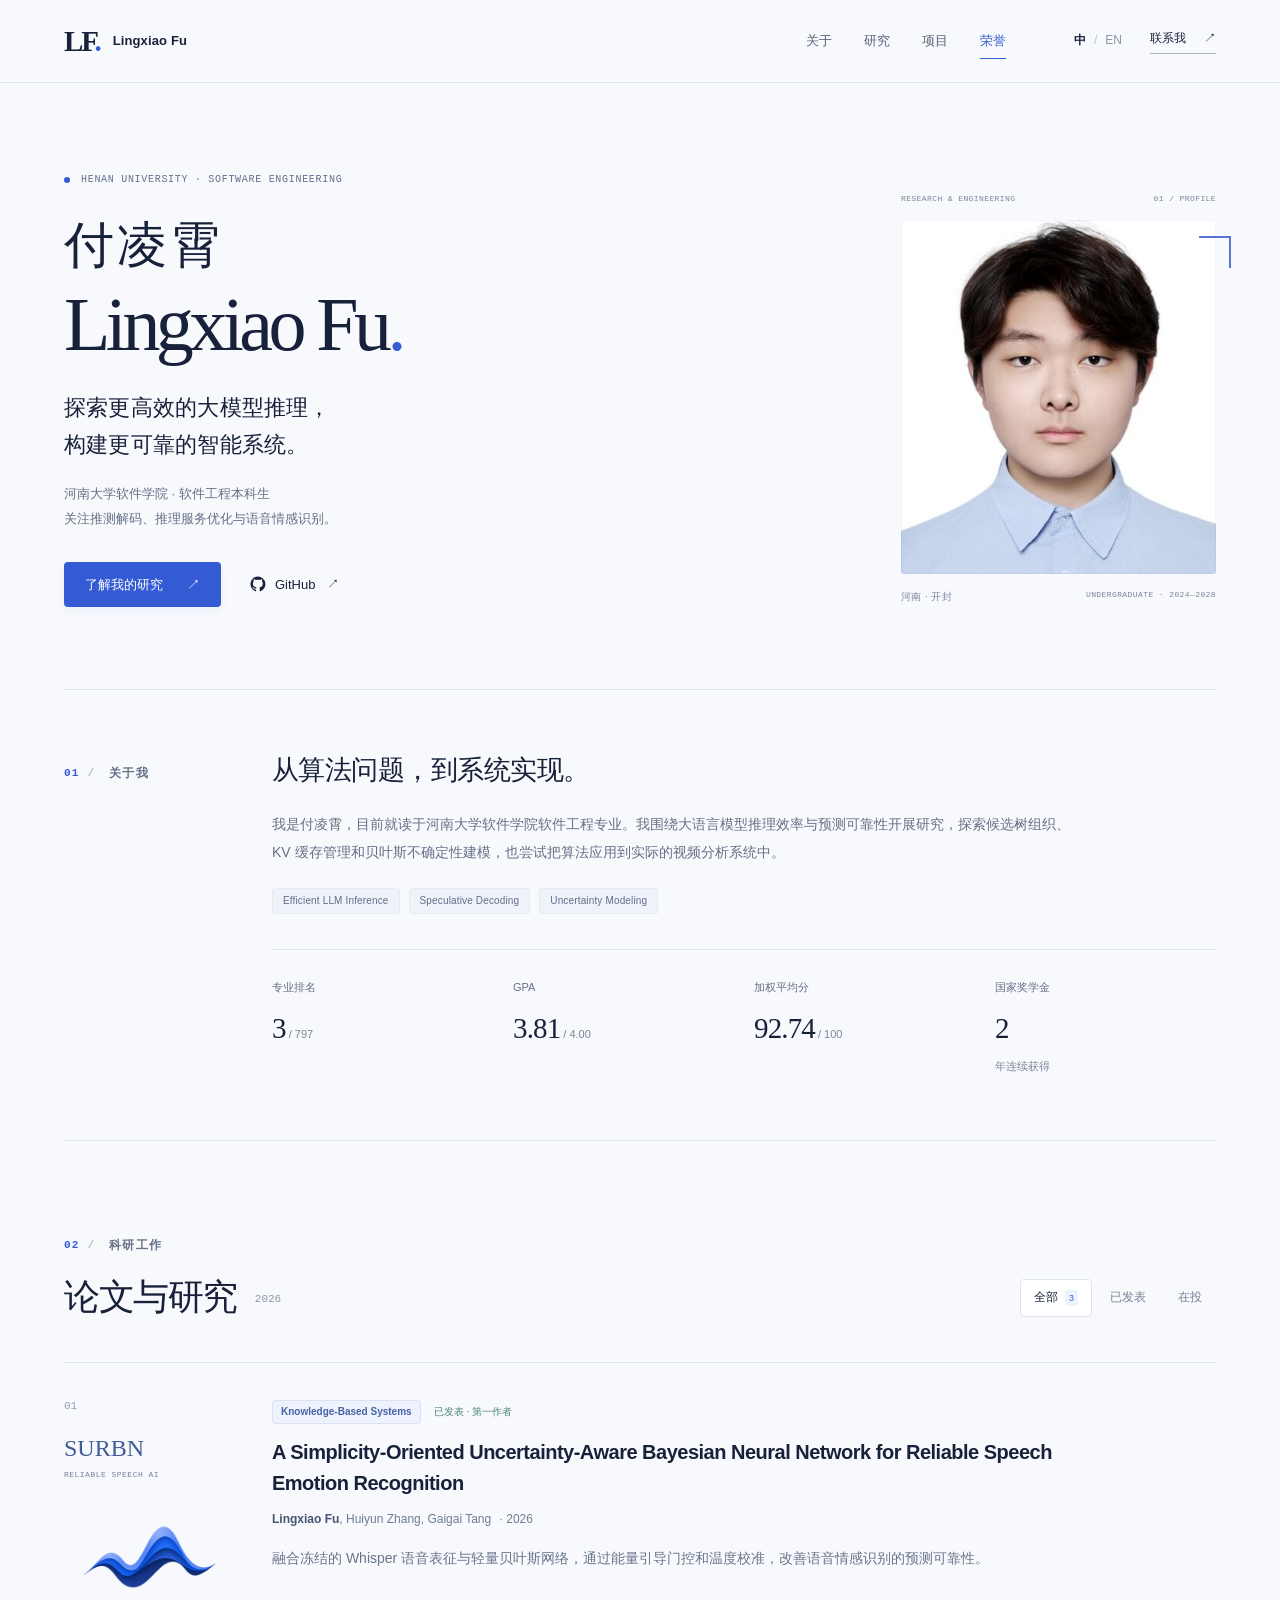
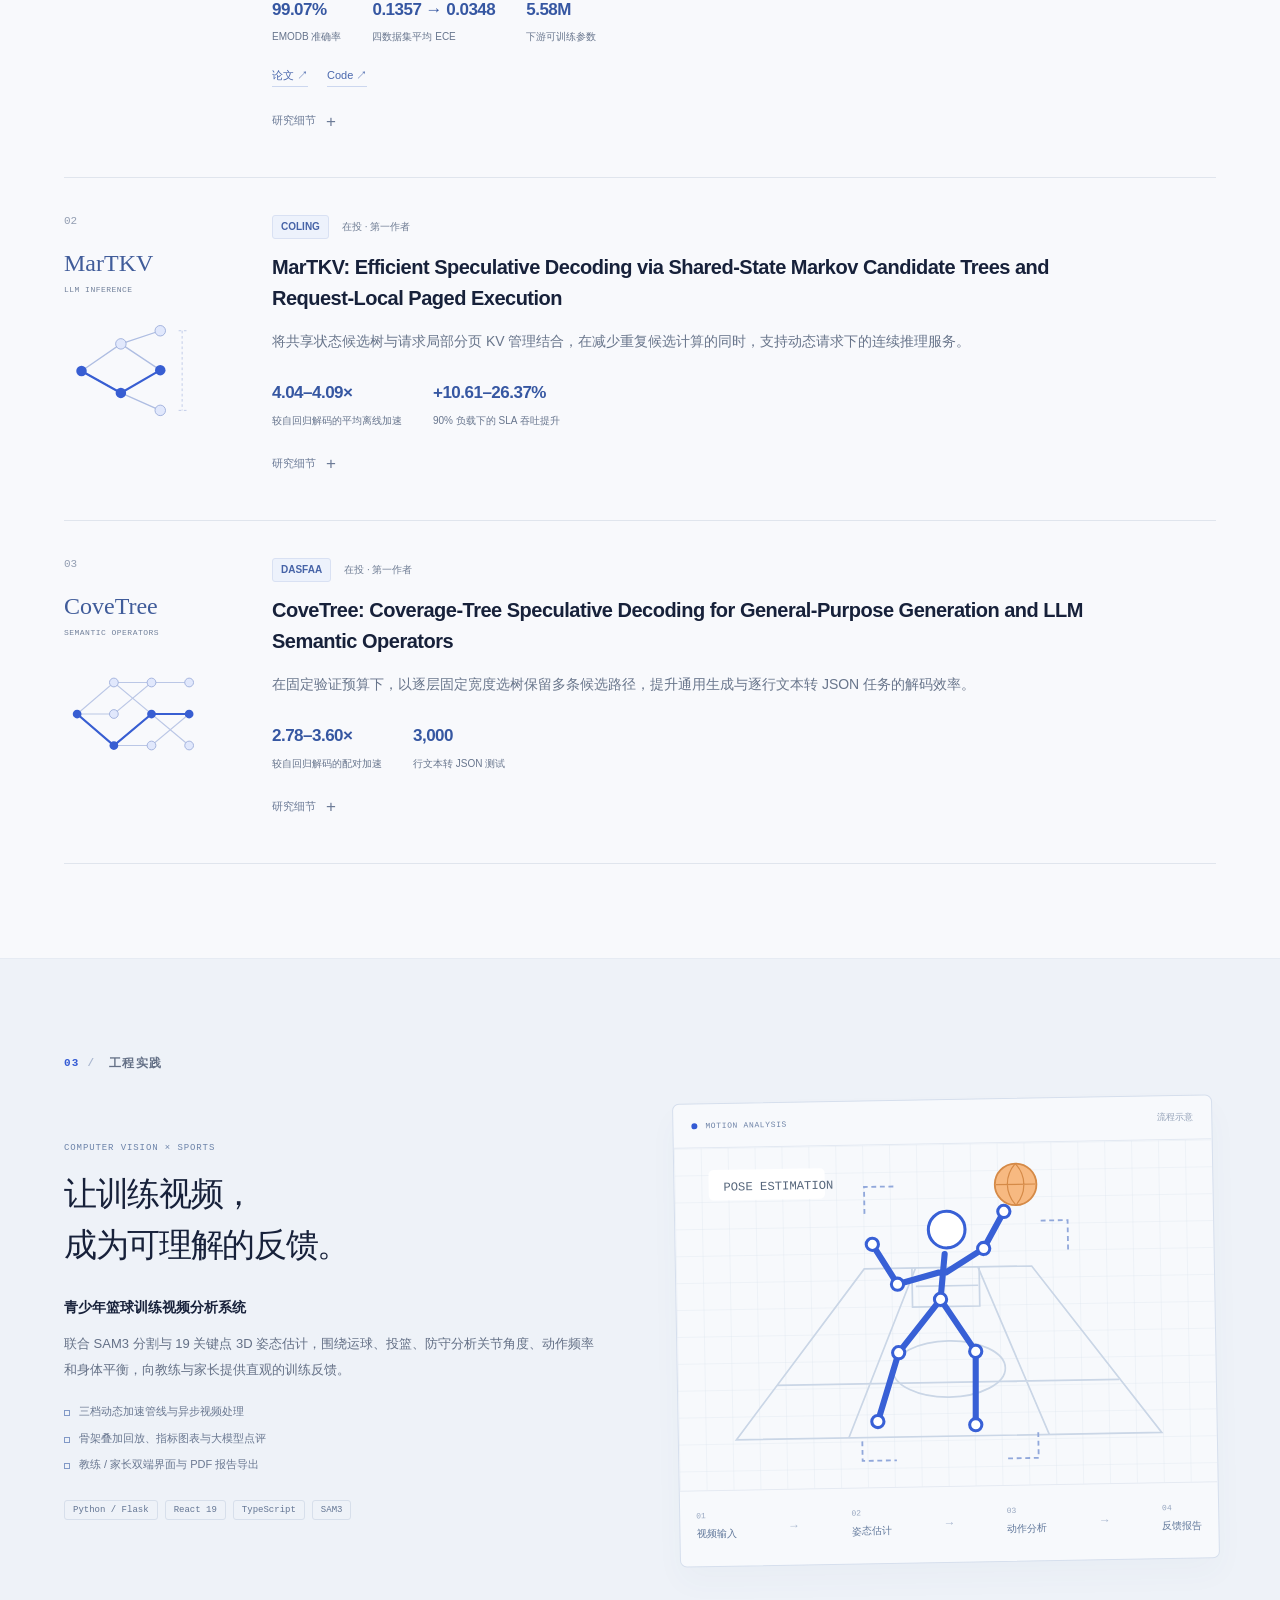
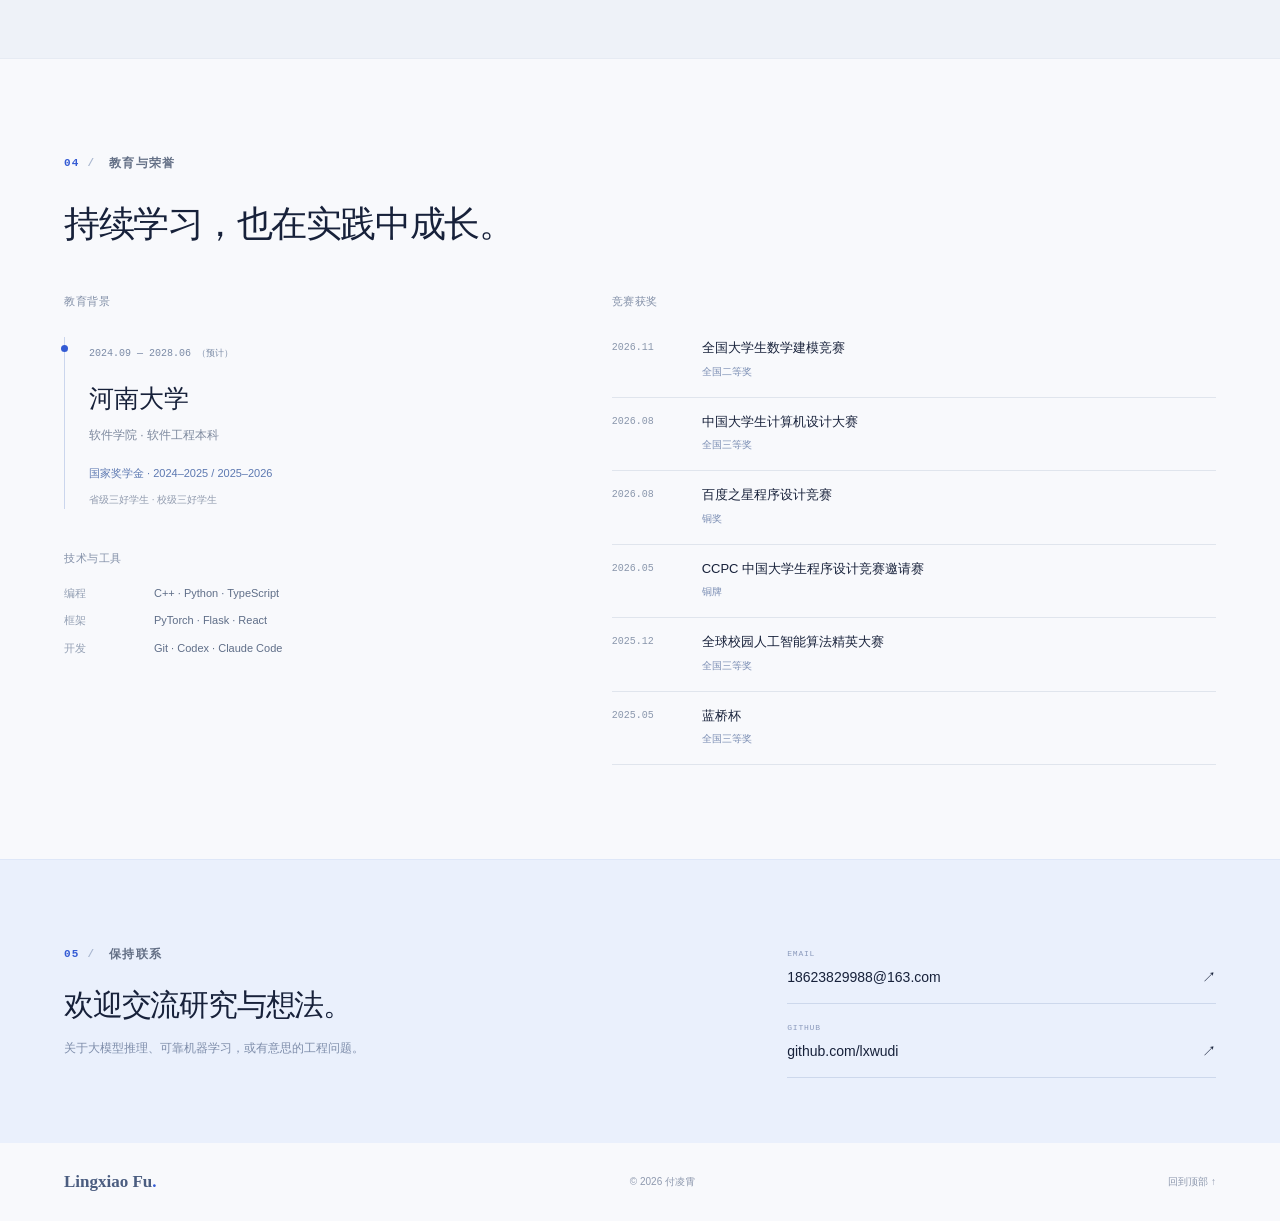
<file: index.html>
<!doctype html>
<html lang="zh-CN" data-language="zh">
<head>
  <meta charset="utf-8">
  <meta name="viewport" content="width=device-width, initial-scale=1">
  <meta name="theme-color" content="#f8f9fc">
  <title>付凌霄 Lingxiao Fu · 河南大学</title>
  <meta name="description" content="付凌霄，河南大学软件工程本科生。研究兴趣包括大语言模型推测解码、推理服务优化与可靠语音情感识别。Lingxiao Fu, software engineering undergraduate at Henan University.">
  <link rel="canonical" href="https://lxwudi.github.io/">
  <meta property="og:type" content="profile">
  <meta property="og:title" content="付凌霄 · Lingxiao Fu">
  <meta property="og:description" content="Software engineering at Henan University. Research on efficient LLM inference and reliable speech emotion recognition.">
  <meta property="og:url" content="https://lxwudi.github.io/">
  <meta property="og:image" content="https://lxwudi.github.io/assets/portrait.jpg">
  <link rel="icon" href="assets/favicon.svg" type="image/svg+xml">
  <link rel="stylesheet" href="styles.css">
  <script src="script.js" defer></script>
  <script type="application/ld+json">{"@context":"https://schema.org","@type":"Person","name":"Lingxiao Fu","alternateName":"付凌霄","url":"https://lxwudi.github.io/","image":"https://lxwudi.github.io/assets/portrait.jpg","affiliation":{"@type":"CollegeOrUniversity","name":"Henan University"},"sameAs":["https://github.com/lxwudi"],"knowsAbout":["Speculative decoding","LLM inference","Speech emotion recognition"]}</script>
</head>
<body>
  <a class="skip-link" href="#main"><span class="lang-zh">跳至正文</span><span class="lang-en" lang="en">Skip to content</span></a>
  <header class="site-header">
    <div class="header-inner container">
      <a class="brand" href="#home" aria-label="Lingxiao Fu · Home"><span class="brand-mark">LF<span>.</span></span><span class="brand-name">Lingxiao Fu</span></a>
      <nav class="main-nav" aria-label="主导航 / Main navigation">
        <a href="#about"><span class="lang-zh">关于</span><span class="lang-en" lang="en">About</span></a>
        <a href="#research"><span class="lang-zh">研究</span><span class="lang-en" lang="en">Research</span></a>
        <a href="#projects"><span class="lang-zh">项目</span><span class="lang-en" lang="en">Projects</span></a>
        <a href="#honors"><span class="lang-zh">荣誉</span><span class="lang-en" lang="en">Honors</span></a>
      </nav>
      <div class="header-actions">
        <div class="language-switch" role="group" aria-label="语言 / Language">
          <button type="button" data-set-language="zh" aria-pressed="true" aria-label="切换为中文">中</button>
          <span aria-hidden="true">/</span>
          <button type="button" data-set-language="en" aria-pressed="false" aria-label="Switch to English">EN</button>
        </div>
        <a class="header-contact" href="#contact"><span class="lang-zh">联系我</span><span class="lang-en" lang="en">Contact</span><span aria-hidden="true">↗</span></a>
        <button class="menu-toggle" type="button" aria-controls="mobile-nav" aria-expanded="false" aria-label="打开导航 / Open navigation"><span></span><span></span></button>
      </div>
    </div>
    <nav id="mobile-nav" class="mobile-nav" aria-label="移动导航 / Mobile navigation" hidden>
      <a href="#about"><span class="lang-zh">关于</span><span class="lang-en" lang="en">About</span></a>
      <a href="#research"><span class="lang-zh">研究</span><span class="lang-en" lang="en">Research</span></a>
      <a href="#projects"><span class="lang-zh">项目</span><span class="lang-en" lang="en">Projects</span></a>
      <a href="#honors"><span class="lang-zh">荣誉</span><span class="lang-en" lang="en">Honors</span></a>
      <a href="#contact"><span class="lang-zh">联系方式</span><span class="lang-en" lang="en">Contact</span></a>
    </nav>
  </header>

  <main id="main">
    <section id="home" class="hero container" aria-labelledby="hero-title">
      <div class="hero-copy">
        <p class="eyebrow"><span class="status-dot" aria-hidden="true"></span> HENAN UNIVERSITY · SOFTWARE ENGINEERING</p>
        <h1 id="hero-title"><span class="name-zh">付凌霄</span><span class="name-en">Lingxiao Fu<span class="name-period">.</span></span></h1>
        <p class="hero-subtitle"><span class="lang-zh">探索更高效的大模型推理，<br>构建更可靠的智能系统。</span><span class="lang-en" lang="en">Exploring efficient LLM inference.<br>Building reliable intelligent systems.</span></p>
        <p class="hero-intro"><span class="lang-zh">河南大学软件学院 · 软件工程本科生<br>关注推测解码、推理服务优化与语音情感识别。</span><span class="lang-en" lang="en">Undergraduate at the School of Software, Henan University.<br>Interested in speculative decoding, inference serving, and speech emotion recognition.</span></p>
        <div class="hero-links">
          <a class="button button-primary" href="#research"><span class="lang-zh">了解我的研究</span><span class="lang-en" lang="en">Explore my research</span><span aria-hidden="true">↗</span></a>
          <a class="text-link" href="https://github.com/lxwudi" target="_blank" rel="noopener noreferrer"><svg viewBox="0 0 24 24" fill="currentColor" aria-hidden="true"><path d="M12 .8a11.3 11.3 0 0 0-3.6 22c.6.1.8-.2.8-.5v-2.2c-3.3.7-4-1.4-4-1.4-.5-1.3-1.3-1.6-1.3-1.6-1.1-.7.1-.7.1-.7 1.2.1 1.8 1.2 1.8 1.2 1 1.8 2.6 1.3 3.3 1 .1-.8.4-1.3.7-1.6-2.6-.3-5.4-1.3-5.4-5.9 0-1.3.5-2.4 1.2-3.2-.1-.3-.5-1.5.1-3.1 0 0 1-.3 3.1 1.2A10.6 10.6 0 0 1 12 5.6c1 0 1.9.1 2.8.4 2.2-1.5 3.1-1.2 3.1-1.2.6 1.6.2 2.8.1 3.1.8.8 1.2 1.9 1.2 3.2 0 4.6-2.8 5.6-5.4 5.9.4.4.8 1.1.8 2.2v3.1c0 .3.2.6.8.5A11.3 11.3 0 0 0 12 .8Z"/></svg>GitHub<span aria-hidden="true">↗</span></a>
        </div>
      </div>
      <div class="portrait-panel">
        <div class="portrait-topline"><span>RESEARCH & ENGINEERING</span><span>01 / PROFILE</span></div>
        <div class="portrait-frame"><img src="assets/portrait.jpg" alt="付凌霄 Lingxiao Fu" width="413" height="579" fetchpriority="high"></div>
        <div class="portrait-caption"><span><span class="lang-zh">河南 · 开封</span><span class="lang-en" lang="en">Kaifeng, Henan</span></span><span>UNDERGRADUATE · 2024—2028</span></div>
      </div>
    </section>

    <section id="about" class="about-section container section" aria-labelledby="about-title">
      <div class="section-label"><span class="section-index">01</span><span class="lang-zh">关于我</span><span class="lang-en" lang="en">ABOUT</span></div>
      <div class="about-content">
        <h2 id="about-title"><span class="lang-zh">从算法问题，到系统实现。</span><span class="lang-en" lang="en">From algorithms to working systems.</span></h2>
        <p class="about-text lang-zh">我是付凌霄，目前就读于河南大学软件学院软件工程专业。我围绕大语言模型推理效率与预测可靠性开展研究，探索候选树组织、KV 缓存管理和贝叶斯不确定性建模，也尝试把算法应用到实际的视频分析系统中。</p>
        <p class="about-text lang-en" lang="en">I am Lingxiao Fu, a software engineering undergraduate at Henan University. My research focuses on efficient LLM inference and reliable prediction, with work on candidate trees, KV-cache management, and Bayesian uncertainty modeling. I also build practical systems that bring these ideas into video analysis.</p>
        <div class="interest-list" aria-label="研究兴趣 / Research interests"><span>Efficient LLM Inference</span><span>Speculative Decoding</span><span>Uncertainty Modeling</span></div>
        <dl class="academic-stats">
          <div><dt><span class="lang-zh">专业排名</span><span class="lang-en" lang="en">Class rank</span></dt><dd>3<span> / 797</span></dd></div>
          <div><dt>GPA</dt><dd>3.81<span> / 4.00</span></dd></div>
          <div><dt><span class="lang-zh">加权平均分</span><span class="lang-en" lang="en">Weighted average</span></dt><dd>92.74<span> / 100</span></dd></div>
          <div><dt><span class="lang-zh">国家奖学金</span><span class="lang-en" lang="en">National Scholarship</span></dt><dd>2<span class="lang-zh"> 年连续获得</span><span class="lang-en" lang="en"> consecutive years</span></dd></div>
        </dl>
      </div>
    </section>

    <section id="research" class="research-section section container" aria-labelledby="research-title">
      <div class="section-top">
        <div><div class="section-label"><span class="section-index">02</span><span class="lang-zh">科研工作</span><span class="lang-en" lang="en">RESEARCH</span></div><h2 id="research-title"><span class="lang-zh">论文与研究</span><span class="lang-en" lang="en">Selected research</span><span class="heading-note">2026</span></h2></div>
        <div class="research-filters" role="group" aria-label="筛选研究状态 / Filter research status">
          <button type="button" data-filter="all" aria-pressed="true"><span class="lang-zh">全部</span><span class="lang-en" lang="en">All</span><span class="filter-count">3</span></button>
          <button type="button" data-filter="published" aria-pressed="false"><span class="lang-zh">已发表</span><span class="lang-en" lang="en">Published</span></button>
          <button type="button" data-filter="review" aria-pressed="false"><span class="lang-zh">在投</span><span class="lang-en" lang="en">Under review</span></button>
        </div>
      </div>
      <p id="filter-announcement" class="sr-only" aria-live="polite"></p>
      <div class="publications">
        <article class="publication" data-status="published">
          <div class="publication-aside"><span class="paper-number">01</span><span class="paper-acronym">SURBN</span><span class="paper-area">RELIABLE SPEECH AI</span><img class="surbn-mark" src="assets/surbn-icon.png" alt="" width="1536" height="1024" loading="lazy" aria-hidden="true"></div>
          <div class="publication-content">
            <div class="paper-meta"><span class="venue-tag">Knowledge-Based Systems</span><span class="status-label published"><span class="lang-zh">已发表 · 第一作者</span><span class="lang-en" lang="en">Published · First author</span></span></div>
            <h3>A Simplicity-Oriented Uncertainty-Aware Bayesian Neural Network for Reliable Speech Emotion Recognition</h3>
            <p class="paper-authors"><strong>Lingxiao Fu</strong>, Huiyun Zhang, Gaigai Tang <span>· 2026</span></p>
            <p class="paper-summary"><span class="lang-zh">融合冻结的 Whisper 语音表征与轻量贝叶斯网络，通过能量引导门控和温度校准，改善语音情感识别的预测可靠性。</span><span class="lang-en" lang="en">A compact Bayesian framework combining frozen Whisper representations, energy-guided gating, and temperature scaling for reliable speech emotion recognition.</span></p>
            <div class="paper-metrics"><span><strong>99.07%</strong><span class="lang-zh">EMODB 准确率</span><span class="lang-en" lang="en">EMODB accuracy</span></span><span><strong>0.1357 → 0.0348</strong><span class="lang-zh">四数据集平均 ECE</span><span class="lang-en" lang="en">Mean ECE across 4 datasets</span></span><span><strong>5.58M</strong><span class="lang-zh">下游可训练参数</span><span class="lang-en" lang="en">Trainable downstream parameters</span></span></div>
            <div class="paper-links"><a href="https://doi.org/10.1016/j.knosys.2026.117020" target="_blank" rel="noopener noreferrer"><span class="lang-zh">论文</span><span class="lang-en" lang="en">Paper</span> ↗</a><a href="https://github.com/lxwudi/SURBN" target="_blank" rel="noopener noreferrer">Code ↗</a></div>
            <details><summary><span class="lang-zh">研究细节</span><span class="lang-en" lang="en">Research details</span><span class="details-icon" aria-hidden="true">+</span></summary><div class="details-body"><p class="lang-zh">融合 Log-Mel 声学特征与冻结的 Whisper large-v3 表征，通过能量引导稀疏门控（EGSG）调节特征响应。采用变分贝叶斯建模与蒙特卡洛采样估计预测分布，并以折外温度缩放校准置信度。</p><p class="lang-en" lang="en">Log-Mel acoustic features are fused with frozen Whisper large-v3 representations. Energy-guided sparse gating (EGSG) modulates feature responses, while variational Bayesian modeling and Monte Carlo sampling estimate predictive distributions. Out-of-fold temperature scaling calibrates confidence.</p><p class="metric-context lang-zh">在 CASIA、EMODB、IEMOCAP 和 SAVEE 上进行语句级五折交叉验证。参数量仅计入下游可训练模型，不包含冻结的 Whisper 编码器。</p><p class="metric-context lang-en" lang="en">Evaluated with utterance-level five-fold cross-validation on CASIA, EMODB, IEMOCAP, and SAVEE. The parameter count excludes the frozen Whisper encoder.</p></div></details>
          </div>
        </article>
        <article class="publication" data-status="review">
          <div class="publication-aside"><span class="paper-number">02</span><span class="paper-acronym">MarTKV</span><span class="paper-area">LLM INFERENCE</span><svg class="tree-diagram" viewBox="0 0 160 112" fill="none" aria-hidden="true"><path d="M20 56 65 25 110 10M65 25l45 30M20 56l45 25 45 20" stroke="#aebde2" stroke-width="1.5"/><path d="M20 56 65 81 110 55" stroke="#385ed2" stroke-width="2.5"/><g fill="#e1e8fc" stroke="#9bacda"><circle cx="65" cy="25" r="6"/><circle cx="110" cy="10" r="6"/><circle cx="110" cy="101" r="6"/></g><g fill="#385ed2"><circle cx="20" cy="56" r="6"/><circle cx="65" cy="81" r="6"/><circle cx="110" cy="55" r="6"/></g><path d="M135 10v91M131 10h9M131 101h9" stroke="#bbc7e6" stroke-dasharray="3 3"/></svg></div>
          <div class="publication-content">
            <div class="paper-meta"><span class="venue-tag">COLING</span><span class="status-label"><span class="lang-zh">在投 · 第一作者</span><span class="lang-en" lang="en">Under review · First author</span></span></div>
            <h3>MarTKV: Efficient Speculative Decoding via Shared-State Markov Candidate Trees and Request-Local Paged Execution</h3>
            <p class="paper-summary"><span class="lang-zh">将共享状态候选树与请求局部分页 KV 管理结合，在减少重复候选计算的同时，支持动态请求下的连续推理服务。</span><span class="lang-en" lang="en">Shared-state candidate trees and request-local paged KV management reduce redundant computation while supporting dynamic requests in continuous serving.</span></p>
            <div class="paper-metrics"><span><strong>4.04–4.09×</strong><span class="lang-zh">较自回归解码的平均离线加速</span><span class="lang-en" lang="en">Mean offline speedup over AR</span></span><span><strong>+10.61–26.37%</strong><span class="lang-zh">90% 负载下的 SLA 吞吐提升</span><span class="lang-en" lang="en">SLA goodput gain at 90% load</span></span></div>
            <details><summary><span class="lang-zh">研究细节</span><span class="lang-en" lang="en">Research details</span><span class="details-icon" aria-hidden="true">+</span></summary><div class="details-body"><p class="lang-zh">跨分支共享基础 logits 与逐层 Top-K 候选集，结合父节点条件评分，在全局节点预算内采用最佳优先搜索构建候选树。为目标模型与草稿模型分别设计有效 KV 保留规则，支持变长提交、请求结束和空位补入。</p><p class="lang-en" lang="en">Base logits and depth-wise Top-K shortlists are shared across branches. Parent-conditioned scoring and budgeted best-first selection construct candidate trees. Separate KV retention rules for the target and draft models support variable-length commits, request completion, and slot refill.</p><p class="metric-context lang-zh">结果来自四个目标模型。在线有效吞吐量的比较基线为固定块分页 DSpark；有效请求须满足所设定的时延约束。</p><p class="metric-context lang-en" lang="en">Results are measured across four target models. Online goodput is compared with paged fixed-block DSpark and counts requests meeting the specified latency constraints.</p></div></details>
          </div>
        </article>
        <article class="publication" data-status="review">
          <div class="publication-aside"><span class="paper-number">03</span><span class="paper-acronym">CoveTree</span><span class="paper-area">SEMANTIC OPERATORS</span><svg class="tree-diagram" viewBox="0 0 160 112" fill="none" aria-hidden="true"><path d="M15 56 57 20 100 20 143 20M15 56h42l43-36M15 56l42 36 43-36 43 36M57 92h43l43-36M57 20l43 36h43" stroke="#bbc7e6" stroke-width="1.3"/><path d="m15 56 42 36 43-36h43" stroke="#385ed2" stroke-width="2.5"/><g fill="#e1e8fc" stroke="#9bacda"><circle cx="57" cy="20" r="5"/><circle cx="57" cy="56" r="5"/><circle cx="100" cy="20" r="5"/><circle cx="100" cy="92" r="5"/><circle cx="143" cy="20" r="5"/><circle cx="143" cy="92" r="5"/></g><g fill="#385ed2"><circle cx="15" cy="56" r="5"/><circle cx="57" cy="92" r="5"/><circle cx="100" cy="56" r="5"/><circle cx="143" cy="56" r="5"/></g></svg></div>
          <div class="publication-content">
            <div class="paper-meta"><span class="venue-tag">DASFAA</span><span class="status-label"><span class="lang-zh">在投 · 第一作者</span><span class="lang-en" lang="en">Under review · First author</span></span></div>
            <h3>CoveTree: Coverage-Tree Speculative Decoding for General-Purpose Generation and LLM Semantic Operators</h3>
            <p class="paper-summary"><span class="lang-zh">在固定验证预算下，以逐层固定宽度选树保留多条候选路径，提升通用生成与逐行文本转 JSON 任务的解码效率。</span><span class="lang-en" lang="en">Fixed-width selection at each depth retains multiple candidate paths within a verification budget, accelerating general-purpose generation and row-wise text-to-JSON tasks.</span></p>
            <div class="paper-metrics"><span><strong>2.78–3.60×</strong><span class="lang-zh">较自回归解码的配对加速</span><span class="lang-en" lang="en">Paired speedup over AR</span></span><span><strong>3,000</strong><span class="lang-zh">行文本转 JSON 测试</span><span class="lang-en" lang="en">Text rows in semantic-operator tests</span></span></div>
            <details><summary><span class="lang-zh">研究细节</span><span class="lang-en" lang="en">Research details</span><span class="details-icon" aria-hidden="true">+</span></summary><div class="details-body"><p class="lang-zh">复用单次草稿骨干计算，通过父节点条件评分和累计路径分数逐层选树。使用树注意力并行验证候选路径，由目标模型采样驱动路径遍历，仅提交实际访问路径的 KV 状态，支持贪心与随机解码。</p><p class="lang-en" lang="en">A single draft backbone pass is reused for parent-conditioned scoring and cumulative path selection. Tree attention verifies candidates in parallel, while target-driven sampling traverses paths and commits only visited KV states. The framework supports greedy and stochastic decoding.</p><p class="metric-context lang-zh">四个目标模型、五项通用生成任务上的聚合吞吐量均为所比较方法中最高。上述 2.78–3.60× 加速对应单请求并发的语义算子测试，标签准确率与自回归解码相近。</p><p class="metric-context lang-en" lang="en">The method attains the highest aggregate throughput among compared methods on all four models across five general-generation tasks. The reported 2.78–3.60× speedup is for semantic operators at concurrency one, with label accuracy comparable to autoregressive decoding.</p></div></details>
          </div>
        </article>
      </div>
    </section>

    <section id="projects" class="projects-section section" aria-labelledby="projects-title"><div class="container">
      <div class="section-label"><span class="section-index">03</span><span class="lang-zh">工程实践</span><span class="lang-en" lang="en">ENGINEERING</span></div>
      <div class="project-layout">
        <div class="project-copy"><p class="project-eyebrow">COMPUTER VISION × SPORTS</p><h2 id="projects-title"><span class="lang-zh">让训练视频，<br>成为可理解的反馈。</span><span class="lang-en" lang="en">Turning training videos<br>into actionable feedback.</span></h2><h3><span class="lang-zh">青少年篮球训练视频分析系统</span><span class="lang-en" lang="en">Youth basketball training video analysis</span></h3><p><span class="lang-zh">联合 SAM3 分割与 19 关键点 3D 姿态估计，围绕运球、投篮、防守分析关节角度、动作频率和身体平衡，向教练与家长提供直观的训练反馈。</span><span class="lang-en" lang="en">Combines SAM3 segmentation with 19-keypoint 3D pose estimation to analyze joint angles, movement frequency, and balance across dribbling, shooting, and defense.</span></p><ul class="project-features"><li><span class="lang-zh">三档动态加速管线与异步视频处理</span><span class="lang-en" lang="en">Three-level adaptive acceleration and asynchronous processing</span></li><li><span class="lang-zh">骨架叠加回放、指标图表与大模型点评</span><span class="lang-en" lang="en">Skeleton-overlay replay, metric charts, and LLM feedback</span></li><li><span class="lang-zh">教练 / 家长双端界面与 PDF 报告导出</span><span class="lang-en" lang="en">Coach and parent interfaces with PDF reports</span></li></ul><div class="tech-tags"><span>Python / Flask</span><span>React 19</span><span>TypeScript</span><span>SAM3</span></div></div>
        <div class="project-visual" role="img" aria-label="系统处理流程示意：训练视频、分割与姿态估计、动作分析、反馈报告 / System workflow: video, segmentation and pose estimation, motion analysis, feedback report">
          <div class="visual-header"><span class="status-dot" aria-hidden="true"></span><span>MOTION ANALYSIS</span><span class="visual-label"><span class="lang-zh">流程示意</span><span class="lang-en" lang="en">Workflow</span></span></div>
          <svg viewBox="0 0 440 280" class="court-visual" aria-hidden="true"><defs><pattern id="court-grid" width="22" height="22" patternUnits="userSpaceOnUse"><path d="M22 0H0v22" fill="none" stroke="#d6e0ec" stroke-width=".5"/></pattern></defs><rect width="440" height="280" fill="url(#court-grid)"/><g fill="none" stroke="#cad6e6" stroke-width="1.4"><path d="m47 239 107-138h137l104 138Z"/><path d="M81 195h280M139 239l57-138M303 239l-56-138"/><ellipse cx="222" cy="184" rx="46" ry="23"/><path d="M193 101v32h55v-32"/><path d="M196 116h51"/></g><g stroke="#3860d6" stroke-width="5" stroke-linecap="round" stroke-linejoin="round" fill="none"><path d="m220 90-4 37 28 43-1 60M216 127l-35 43-18 56M215 105l-34 9-20-33M221 105l31-19 17-30"/></g><g fill="#fff" stroke="#3860d6" stroke-width="2.5"><circle cx="222" cy="70" r="15"/><circle cx="216" cy="127" r="5"/><circle cx="244" cy="170" r="5"/><circle cx="181" cy="170" r="5"/><circle cx="181" cy="114" r="5"/><circle cx="252" cy="86" r="5"/><circle cx="163" cy="226" r="5"/><circle cx="243" cy="230" r="5"/><circle cx="269" cy="56" r="5"/><circle cx="161" cy="81" r="5"/></g><circle cx="279" cy="34" r="17" fill="#f7b981" stroke="#d58a47" stroke-width="1.5"/><path d="M263 34h32M279 17c-9 10-9 24 0 34M279 17c9 10 9 24 0 34" fill="none" stroke="#d58a47"/><path d="M155 56V34h25M299 64h22v26M150 242v16h28M269 258h25v-21" fill="none" stroke="#91a8db" stroke-width="1.5" stroke-dasharray="4 3"/><rect x="28" y="18" width="95" height="25" rx="4" fill="white"/><text x="40" y="35" fill="#57677c" font-family="monospace" font-size="10">POSE ESTIMATION</text></svg>
          <div class="workflow"><div><span>01</span><b><span class="lang-zh">视频输入</span><span class="lang-en" lang="en">Video</span></b></div><i aria-hidden="true">→</i><div><span>02</span><b><span class="lang-zh">姿态估计</span><span class="lang-en" lang="en">Pose</span></b></div><i aria-hidden="true">→</i><div><span>03</span><b><span class="lang-zh">动作分析</span><span class="lang-en" lang="en">Analysis</span></b></div><i aria-hidden="true">→</i><div><span>04</span><b><span class="lang-zh">反馈报告</span><span class="lang-en" lang="en">Report</span></b></div></div>
        </div>
      </div>
    </div></section>

    <section id="honors" class="background-section section container" aria-labelledby="background-title">
      <div class="section-label"><span class="section-index">04</span><span class="lang-zh">教育与荣誉</span><span class="lang-en" lang="en">BACKGROUND</span></div>
      <h2 id="background-title"><span class="lang-zh">持续学习，也在实践中成长。</span><span class="lang-en" lang="en">Learning through research and practice.</span></h2>
      <div class="background-grid">
        <div class="education-column">
          <h3 class="small-heading"><span class="lang-zh">教育背景</span><span class="lang-en" lang="en">EDUCATION</span></h3>
          <div class="education-item"><span class="education-date">2024.09 — 2028.06 <span class="lang-zh">（预计）</span><span class="lang-en" lang="en">(expected)</span></span><h4><span class="lang-zh">河南大学</span><span class="lang-en" lang="en">Henan University</span></h4><p><span class="lang-zh">软件学院 · 软件工程本科</span><span class="lang-en" lang="en">B.Eng. in Software Engineering<br>School of Software</span></p><span class="education-distinction"><span class="lang-zh">国家奖学金 · 2024–2025 / 2025–2026</span><span class="lang-en" lang="en">National Scholarship · 2024–2025 / 2025–2026</span></span><p class="subtle"><span class="lang-zh">省级三好学生 · 校级三好学生</span><span class="lang-en" lang="en">Provincial and university-level Merit Student</span></p></div>
          <div class="skills-block"><h3 class="small-heading"><span class="lang-zh">技术与工具</span><span class="lang-en" lang="en">TOOLS & SKILLS</span></h3><dl><div><dt><span class="lang-zh">编程</span><span class="lang-en" lang="en">Languages</span></dt><dd>C++ · Python · TypeScript</dd></div><div><dt><span class="lang-zh">框架</span><span class="lang-en" lang="en">Frameworks</span></dt><dd>PyTorch · Flask · React</dd></div><div><dt><span class="lang-zh">开发</span><span class="lang-en" lang="en">Development</span></dt><dd>Git · Codex · Claude Code</dd></div></dl></div>
        </div>
        <div class="honors-column"><h3 class="small-heading"><span class="lang-zh">竞赛获奖</span><span class="lang-en" lang="en">SELECTED AWARDS</span></h3>
          <ol class="honors-list">
            <li><time datetime="2026-11">2026.11</time><div><h4><span class="lang-zh">全国大学生数学建模竞赛</span><span class="lang-en" lang="en">China Undergraduate Mathematical Contest in Modeling</span></h4><span class="award-label"><span class="lang-zh">全国二等奖</span><span class="lang-en" lang="en">National Second Prize</span></span></div></li>
            <li><time datetime="2026-08">2026.08</time><div><h4><span class="lang-zh">中国大学生计算机设计大赛</span><span class="lang-en" lang="en">China University Computer Design Competition</span></h4><span class="award-label"><span class="lang-zh">全国三等奖</span><span class="lang-en" lang="en">National Third Prize</span></span></div></li>
            <li><time datetime="2026-08">2026.08</time><div><h4><span class="lang-zh">百度之星程序设计竞赛</span><span class="lang-en" lang="en">Baidu Star Programming Contest</span></h4><span class="award-label"><span class="lang-zh">铜奖</span><span class="lang-en" lang="en">Bronze Award</span></span></div></li>
            <li><time datetime="2026-05">2026.05</time><div><h4><span class="lang-zh">CCPC 中国大学生程序设计竞赛邀请赛</span><span class="lang-en" lang="en">China Collegiate Programming Contest — Invitational</span></h4><span class="award-label"><span class="lang-zh">铜牌</span><span class="lang-en" lang="en">Bronze Medal</span></span></div></li>
            <li><time datetime="2025-12">2025.12</time><div><h4><span class="lang-zh">全球校园人工智能算法精英大赛</span><span class="lang-en" lang="en">Global Campus Artificial Intelligence Algorithm Elite Competition</span></h4><span class="award-label"><span class="lang-zh">全国三等奖</span><span class="lang-en" lang="en">National Third Prize</span></span></div></li>
            <li><time datetime="2025-05">2025.05</time><div><h4><span class="lang-zh">蓝桥杯</span><span class="lang-en" lang="en">Lanqiao Cup</span></h4><span class="award-label"><span class="lang-zh">全国三等奖</span><span class="lang-en" lang="en">National Third Prize</span></span></div></li>
          </ol>
        </div>
      </div>
    </section>

    <section id="contact" class="contact-section" aria-labelledby="contact-title"><div class="container contact-inner"><div><div class="section-label"><span class="section-index">05</span><span class="lang-zh">保持联系</span><span class="lang-en" lang="en">GET IN TOUCH</span></div><h2 id="contact-title"><span class="lang-zh">欢迎交流研究与想法。</span><span class="lang-en" lang="en">Let's exchange ideas.</span></h2><p><span class="lang-zh">关于大模型推理、可靠机器学习，或有意思的工程问题。</span><span class="lang-en" lang="en">On LLM inference, reliable machine learning, or interesting engineering problems.</span></p></div><div class="contact-links"><a href="mailto:18623829988@163.com"><span class="contact-link-label">EMAIL</span><span>18623829988@163.com <span aria-hidden="true">↗</span></span></a><a href="https://github.com/lxwudi" target="_blank" rel="noopener noreferrer"><span class="contact-link-label">GITHUB</span><span>github.com/lxwudi <span aria-hidden="true">↗</span></span></a></div></div></section>
  </main>
  <footer class="container site-footer"><a href="#home" class="footer-name">Lingxiao Fu<span>.</span></a><span>© 2026 <span class="lang-zh">付凌霄</span><span class="lang-en" lang="en">Lingxiao Fu</span></span><a href="#home"><span class="lang-zh">回到顶部</span><span class="lang-en" lang="en">Back to top</span> ↑</a></footer>
</body>
</html>
</file>
<file: styles.css>
:root{--bg:#f8f9fc;--ink:#17213a;--muted:#647086;--accent:#345bd4;--line:#e0e5ed;--pale:#edf2ff;--serif:Georgia,"Songti SC","Noto Serif CJK SC",serif;--sans:Inter,-apple-system,BlinkMacSystemFont,"Segoe UI","PingFang SC","Microsoft YaHei",sans-serif}
*{box-sizing:border-box}html{scroll-behavior:smooth;scroll-padding-top:108px}body{margin:0;background:var(--bg);color:var(--ink);font-family:var(--sans);font-size:15px;line-height:1.8;-webkit-font-smoothing:antialiased}html[data-language="zh"] .lang-en,html[data-language="en"] .lang-zh{display:none!important}[hidden]{display:none!important}a{color:inherit;text-decoration:none}button{font:inherit;cursor:pointer}button,a,summary{-webkit-tap-highlight-color:transparent}button{color:inherit}a,button,summary{touch-action:manipulation}img,svg{display:block;max-width:100%}p,h1,h2,h3,h4,dl,dd{margin:0}ul,ol{margin:0;padding:0}::selection{background:#dce5ff;color:#1b3eac}:focus-visible{outline:3px solid #7293ff;outline-offset:5px}.container{width:min(1152px,calc(100% - 96px));margin-inline:auto}.section{padding-block:94px}.section-label{display:flex;align-items:center;gap:14px;font-size:12px;font-weight:650;letter-spacing:.1em;color:var(--muted);margin-bottom:25px}.section-index{font-family:monospace;color:var(--accent);font-size:11px}.section-index:after{content:" /";color:#a9b6cf}h2{font-size:36px;line-height:1.4;font-weight:550;letter-spacing:-.04em}html[data-language="en"] h2{font-family:var(--serif);font-size:39px;font-weight:400}h3{font-weight:600}a:hover{color:var(--accent)}.sr-only{position:absolute;width:1px;height:1px;padding:0;margin:-1px;overflow:hidden;clip:rect(0,0,0,0);white-space:nowrap;border:0}.skip-link{position:fixed;top:8px;left:8px;z-index:100;background:var(--ink);color:#fff;padding:10px 20px;transform:translateY(-150%)}.skip-link:focus{transform:translateY(0)}
.site-header{position:sticky;top:0;z-index:20;background:rgba(248,249,252,.94);border-bottom:1px solid var(--line);backdrop-filter:blur(16px)}.header-inner{display:flex;align-items:center;justify-content:space-between;height:82px;gap:30px}.brand{display:flex;align-items:center;gap:13px}.brand-mark{font:700 29px var(--serif);letter-spacing:-2px}.brand-mark span{color:var(--accent)}.brand-name{font-size:13px;font-weight:600;letter-spacing:.01em}.main-nav{display:flex;gap:32px;margin-left:auto;margin-right:35px;font-size:13px;color:#586279}.main-nav a{position:relative;padding-block:10px}.main-nav a.active{color:var(--accent)}.main-nav a.active:after{content:"";position:absolute;bottom:4px;left:0;right:0;height:1px;background:var(--accent)}.header-actions{display:flex;gap:25px;align-items:center}.language-switch{display:flex;align-items:center;gap:5px;font-size:12px;color:#6f7a8e}.language-switch button{border:0;padding:6px 3px;background:none;color:#8c95a5;min-height:40px}.language-switch button[aria-pressed="true"]{color:var(--ink);font-weight:700}.language-switch>span{color:#b9c2d2}.header-contact{font-size:12px;display:flex;gap:18px;align-items:center;border-bottom:1px solid #aab4c7;padding-bottom:3px}.menu-toggle{display:none;background:none;border:0;width:36px;height:40px;padding:9px 5px}.menu-toggle span{display:block;height:1.5px;background:var(--ink);margin:6px 0}.mobile-nav{padding:15px 26px 23px;display:grid;grid-template-columns:repeat(3,1fr);gap:12px;border-top:1px solid var(--line);font-size:14px}
.hero{display:grid;grid-template-columns:minmax(0,1fr) 315px;gap:100px;padding-block:88px 82px;align-items:center}.eyebrow{font-family:monospace;font-size:10px;letter-spacing:.07em;color:#60718d;display:flex;gap:11px;align-items:center;line-height:1.7}.status-dot{display:inline-block;width:6px;height:6px;border-radius:50%;background:var(--accent);flex-shrink:0}.hero h1{margin:30px 0 22px;font-weight:500;line-height:1.1;letter-spacing:-.055em}.name-zh{display:block;font-size:50px;font-weight:500;letter-spacing:.06em;margin-bottom:10px}.name-en{display:block;font-family:var(--serif);font-size:76px;letter-spacing:-.06em;font-weight:400}.name-period{color:var(--accent)}.hero-subtitle{font-size:22px;line-height:1.7;letter-spacing:.01em;font-weight:450}.hero-intro{font-size:13px;color:var(--muted);line-height:1.9;margin-top:19px}.hero-links{display:flex;align-items:center;gap:29px;margin-top:30px}.button{display:inline-flex;align-items:center;gap:24px;justify-content:center;padding:11px 21px;font-size:13px;font-weight:500;border-radius:4px;transition:background .18s,transform .18s}.button-primary{background:var(--accent);color:#fff;box-shadow:0 4px 8px #345bd411}.button-primary:hover{background:#2649b9;color:white;transform:translateY(-2px)}.text-link{display:flex;gap:9px;align-items:center;font-size:13px}.text-link svg{width:16px;height:16px}.text-link>span{font-size:12px;margin-left:3px}.portrait-panel{align-self:center;position:relative;padding-top:20px}.portrait-topline,.portrait-caption{display:flex;justify-content:space-between;font-size:8px;letter-spacing:.05em;font-family:monospace;color:#78849a}.portrait-topline{margin-bottom:13px}.portrait-frame{height:354px;position:relative;background:#e8edf4;overflow:hidden;border-radius:3px}.portrait-frame img{width:100%;height:100%;object-fit:cover;object-position:50% 32%}.portrait-frame:after{content:"";position:absolute;inset:0;border:1px solid #16213b0a;border-radius:3px;pointer-events:none}.portrait-caption{padding-top:14px}.portrait-caption>span:first-child{font-family:var(--sans);font-size:10px}.portrait-panel:after{content:"";position:absolute;top:64px;right:-15px;width:30px;height:30px;border-top:2px solid #5875d4;border-right:2px solid #5875d4;pointer-events:none}
.about-section{border-top:1px solid var(--line);display:grid;grid-template-columns:170px 1fr;gap:38px;padding-block:62px 66px}.about-section .section-label{padding-top:11px;align-self:start}.about-content h2{font-size:27px;letter-spacing:-.02em}.about-content .about-text{margin-top:20px;color:#647086;line-height:2;font-size:14px;max-width:800px}.interest-list{display:flex;flex-wrap:wrap;gap:9px;margin-top:22px}.interest-list span{font-size:10px;letter-spacing:.015em;background:#eff2f8;border:1px solid #e6eaf2;border-radius:3px;padding:3px 10px;color:#60708d}.academic-stats{display:grid;grid-template-columns:repeat(4,1fr);margin-top:35px;padding-top:28px;border-top:1px solid var(--line);gap:20px}.academic-stats dt{font-size:11px;color:var(--muted);margin-bottom:4px}.academic-stats dd{font-family:var(--serif);font-size:29px;letter-spacing:-.03em}.academic-stats dd span{font:11px var(--sans);letter-spacing:0;color:#7a8599}.academic-stats div:last-child dd span{display:block;margin-top:5px}
.research-section{border-top:1px solid var(--line)}.section-top{display:flex;align-items:flex-end;justify-content:space-between;gap:25px;margin-bottom:40px}.section-top .section-label{margin-bottom:15px}.heading-note{font:11px monospace;color:#8d97a9;margin-left:18px;letter-spacing:0;vertical-align:middle}.research-filters{display:flex;gap:4px;flex-wrap:wrap;padding-bottom:5px}.research-filters button{border:1px solid transparent;border-radius:4px;background:transparent;font-size:12px;color:#758095;padding:7px 13px;min-height:38px;display:flex;gap:7px;align-items:center}.research-filters button[aria-pressed="true"]{background:white;color:var(--ink);border-color:var(--line)}.filter-count{font-size:9px;background:var(--pale);color:var(--accent);border-radius:3px;padding:0 4px}.publication{display:grid;grid-template-columns:170px minmax(0,1fr);gap:38px;padding-block:37px 41px;border-top:1px solid var(--line)}.publication:last-child{border-bottom:1px solid var(--line)}.publication-aside{display:flex;align-items:flex-start;flex-direction:column}.paper-number{font:11px monospace;color:#939eb2;margin-bottom:22px}.paper-acronym{font-family:var(--serif);font-size:24px;color:#405c9a;line-height:1.2}.paper-area{font:8px monospace;letter-spacing:.06em;color:#8b97ae;margin-top:7px}.tree-diagram{width:140px;height:98px;margin-top:28px}.paper-meta{display:flex;align-items:center;flex-wrap:wrap;gap:13px;margin-bottom:13px;font-size:10px}.venue-tag{font-weight:600;border:1px solid #d9e1f3;background:#edf2fc;color:#4663a7;padding:2px 8px;border-radius:3px}.status-label{color:#8791a2;font-size:10px}.status-label.published{color:#4d8574}.publication h3{font-size:20px;font-weight:550;line-height:1.55;letter-spacing:-.025em;max-width:820px}.paper-authors{font-size:11px;color:#8892a3;margin-top:10px}.paper-authors strong{color:#465573;font-weight:550}.paper-authors>span{padding-left:5px}.paper-summary{font-size:13px;color:#68758b;line-height:1.95;margin-top:14px;max-width:805px}.paper-metrics{display:flex;flex-wrap:wrap;gap:17px 31px;margin-top:23px}.paper-metrics>span{display:flex;flex-direction:column}.paper-metrics strong{font-size:17px;font-weight:550;color:#3657a2;letter-spacing:-.03em}.paper-metrics>span>span{font-size:9px;color:#8b94a6;margin-top:3px}.paper-links{display:flex;gap:19px;margin-top:20px;font-size:11px;color:#4967ad}.paper-links a{border-bottom:1px solid #ccd7ef}.publication details{margin-top:18px}.publication summary{display:inline-flex;align-items:center;gap:10px;font-size:11px;color:#6c7b97;cursor:pointer;list-style:none;min-height:30px}.publication summary::-webkit-details-marker{display:none}.details-icon{font-size:17px;line-height:1}.publication details[open] .details-icon{transform:rotate(45deg)}.details-body{border-left:2px solid #c8d4f1;margin-top:10px;padding:2px 18px;max-width:800px;font-size:12px;line-height:1.95;color:#63718b}.metric-context{margin-top:12px;color:#818c9f;font-size:11px}
.projects-section{background:#eef2f8;border-block:1px solid #e6ebf3}.project-layout{display:grid;grid-template-columns:minmax(0,1fr) minmax(0,1fr);align-items:center;gap:72px}.project-eyebrow{font:9px monospace;color:#6c83a9;letter-spacing:.1em;margin-bottom:15px}.project-copy h2{line-height:1.55;font-size:33px}.project-copy h3{font-size:14px;margin-top:25px;font-weight:600}.project-copy>p:not(.project-eyebrow){font-size:13px;color:var(--muted);margin-top:11px;line-height:1.95}.project-features{list-style:none;margin-top:20px;display:grid;gap:7px;font-size:11px;color:#6a7891}.project-features li{padding-left:15px;position:relative}.project-features li:before{content:"";width:4px;height:4px;border:1px solid #8199c7;position:absolute;top:8px;left:0}.tech-tags{display:flex;flex-wrap:wrap;gap:7px;margin-top:25px}.tech-tags span{font:9px monospace;padding:4px 8px;border:1px solid #d7dfeb;border-radius:3px;color:#637593}.project-visual{background:#f7f9fc;border:1px solid #d6dfed;border-radius:7px;box-shadow:0 15px 30px #455b7b08;overflow:hidden;transform:rotate(-1deg)}.visual-header{display:flex;align-items:center;gap:8px;padding:15px 18px;border-bottom:1px solid #e3e9f2;font:8px monospace;letter-spacing:.08em;color:#6e83a7}.visual-label{margin-left:auto;color:#92a0b7;font-family:var(--sans);font-size:9px;letter-spacing:0}.court-visual{width:100%;height:auto}.workflow{padding:20px 16px 23px;display:flex;align-items:center;justify-content:space-between;gap:5px;border-top:1px solid #e5eaf2}.workflow div{display:flex;flex-direction:column;gap:5px}.workflow div>span{font:8px monospace;color:#97a7c0}.workflow b{font-size:10px;color:#61789b;font-weight:500}.workflow i{font-size:12px;font-style:normal;color:#a9b8cf}
.background-section h2{margin-bottom:42px}.background-grid{display:grid;grid-template-columns:1fr 1.35fr;gap:100px}.small-heading{font-size:11px;letter-spacing:.05em;color:#8390a8;font-weight:500;margin-bottom:26px}.education-item{border-left:1px solid #cbd6ed;padding-left:24px;position:relative}.education-item:before{content:"";width:7px;height:7px;border-radius:50%;background:var(--accent);position:absolute;left:-4px;top:8px}.education-date{font:10px monospace;color:#7b8ba6}.education-date>span{font-family:var(--sans);font-size:9px}.education-item h4{font-family:var(--serif);font-size:25px;font-weight:500;margin-top:12px}.education-item p{font-size:12px;color:#7c889d;margin-top:4px}.education-distinction{display:block;font-size:11px;color:#5d79b1;margin-top:17px}.education-item .subtle{font-size:10px;color:#929caf;margin-top:7px}.skills-block{margin-top:40px}.skills-block .small-heading{margin-bottom:15px}.skills-block dl{font-size:11px;color:#5f6e88}.skills-block dl>div{display:flex;gap:18px;margin-top:8px}.skills-block dt{color:#94a0b4;min-width:72px}.honors-list{list-style:none}.honors-list li{display:grid;grid-template-columns:73px 1fr;gap:17px;padding:13px 0 16px;border-bottom:1px solid var(--line)}.honors-list li:first-child{padding-top:0}.honors-list time{font:10px monospace;color:#8a97ac;padding-top:5px}.honors-list h4{font-size:13px;line-height:1.65;font-weight:500}.award-label{font-size:10px;color:#7a8db3;display:block;margin-top:4px}
.contact-section{padding-block:65px;background:#eaf0fc;border-top:1px solid #dee7f8}.contact-inner{display:grid;grid-template-columns:1.5fr 1fr;gap:80px;align-items:center}.contact-section .section-label{margin-bottom:18px}.contact-section h2{font-size:30px}.contact-section p{font-size:12px;color:#7e8daa;margin-top:12px}.contact-links{display:grid;gap:19px;padding-top:24px}.contact-links a{display:flex;flex-direction:column;gap:7px;border-bottom:1px solid #cdd8ec;padding-bottom:13px}.contact-link-label{font:8px monospace;color:#8b9abc;letter-spacing:.1em}.contact-links a>span:last-child{font-size:14px;display:flex;justify-content:space-between;gap:10px}.site-footer{display:flex;align-items:center;justify-content:space-between;gap:15px;padding-block:29px;font-size:10px;color:#8e99ae}.footer-name{font:700 17px var(--serif);color:#4b5d80}.footer-name>span{color:var(--accent)}.site-footer>a:last-child{font-size:10px}
@media(min-width:1500px){.hero{padding-block:100px;gap:130px}.container{width:min(1190px,calc(100% - 120px))}.hero h1{margin-top:34px}.name-en{font-size:82px}.portrait-frame{height:380px}}
@media(max-width:1050px){.container{width:calc(100% - 64px)}.hero{grid-template-columns:minmax(0,1fr) 270px;gap:45px;padding-block:65px}.name-en{font-size:64px}.name-zh{font-size:43px}.hero-subtitle{font-size:20px}.portrait-frame{height:320px}.portrait-topline{font-size:7px}.main-nav{gap:22px;margin-right:10px}.header-inner{gap:20px}.header-actions{gap:18px}.about-section,.publication{grid-template-columns:140px minmax(0,1fr);gap:27px}.project-layout{gap:40px}.background-grid{gap:55px}.contact-inner{gap:45px}.section{padding-block:75px}.about-section{padding-block:50px}.academic-stats{gap:10px}.academic-stats dd{font-size:26px}}
@media(max-width:760px){html{scroll-padding-top:90px}.container{width:calc(100% - 42px)}.header-inner{height:68px;gap:12px}.brand-name{display:none}.main-nav,.header-contact{display:none}.header-actions{gap:16px}.menu-toggle{display:block}.hero{grid-template-columns:minmax(0,1fr) 205px;gap:25px;padding-block:50px}.eyebrow{font-size:8px;letter-spacing:0}.hero h1{margin:23px 0 18px}.name-zh{font-size:35px}.name-en{font-size:49px;white-space:nowrap}.hero-subtitle{font-size:17px}.hero-intro{font-size:11px}.hero-links{gap:18px;flex-wrap:wrap;margin-top:23px}.button{font-size:11px;padding:10px 14px;gap:12px}.text-link{font-size:11px}.portrait-frame{height:278px}.portrait-topline>span:last-child{display:none}.portrait-caption{font-size:7px;gap:5px;flex-wrap:wrap}.portrait-panel:after{right:-8px;width:20px;height:20px}.about-section{display:block}.about-section .section-label{padding:0;margin-bottom:18px}.about-content h2{font-size:25px}.about-content .about-text{font-size:13px}.section{padding-block:55px}.section-label{margin-bottom:18px}.section-top{align-items:flex-start;flex-direction:column;gap:20px;margin-bottom:24px}h2{font-size:30px}html[data-language="en"] h2{font-size:32px}.research-filters{gap:3px}.research-filters button{font-size:11px}.publication{grid-template-columns:100px minmax(0,1fr);gap:24px;padding-block:28px 32px}.paper-number{margin-bottom:15px}.paper-acronym{font-size:20px}.paper-area{font-size:7px}.tree-diagram{width:90px}.publication h3{font-size:17px}.paper-metrics{gap:15px 20px}.paper-metrics strong{font-size:16px}.paper-summary{font-size:12px}.paper-meta{gap:8px}.paper-metrics>span>span{font-size:9px}.project-layout{grid-template-columns:1fr;gap:32px}.project-copy h2{font-size:30px}.project-visual{max-width:520px;transform:none}.background-grid{grid-template-columns:1fr 1.3fr;gap:30px}.education-item{padding-left:15px}.education-item h4{font-size:23px}.honors-list li{grid-template-columns:55px 1fr;gap:12px}.honors-list h4{font-size:12px}.honors-list time{font-size:9px}.skills-block dl>div{display:block}.skills-block dd{margin-top:2px}.contact-inner{grid-template-columns:1fr;gap:18px}.contact-links{max-width:450px;padding-top:10px}.contact-section h2{font-size:26px}}
@media(max-width:520px){.hero{grid-template-columns:minmax(0,1fr) 114px;gap:17px;padding-top:35px;padding-bottom:40px;align-items:start}.hero-copy{display:contents}.hero .eyebrow{grid-column:1/-1;font-size:8px;max-width:100%;margin-bottom:3px}.hero h1{grid-column:1;grid-row:2;margin:4px 0 0}.name-zh{font-size:34px;margin-bottom:10px}.name-en{font-size:42px;line-height:1.05;white-space:normal;max-width:190px}.portrait-panel{grid-column:2;grid-row:2;margin:0;padding:0;align-self:start}.portrait-topline,.portrait-caption{display:none}.portrait-frame{height:145px}.portrait-panel:after{top:7px;right:-5px;width:16px;height:16px;border-width:1px}.hero-subtitle{grid-column:1/-1;font-size:20px;margin-top:5px}.hero-intro{grid-column:1/-1;font-size:12px;margin-top:0}.hero-links{grid-column:1/-1;margin-top:4px;gap:24px}.button{font-size:12px;padding:12px 17px}.text-link{font-size:12px}.about-content h2{font-size:23px}.academic-stats{grid-template-columns:1fr 1fr;gap:25px 20px;margin-top:27px;padding-top:25px}.academic-stats dd{font-size:28px}.academic-stats div:last-child dd span{display:inline;margin-left:5px;font-size:9px}.interest-list{gap:6px}.interest-list span{font-size:9px;padding:3px 7px}.publication{display:block}.publication-aside{flex-direction:row;align-items:center;gap:10px;margin-bottom:18px}.paper-number{margin:0;font-size:10px}.paper-acronym{font-size:21px}.paper-area{margin:3px 0 0 auto;font-size:7px;letter-spacing:0}.tree-diagram{display:none}.publication h3{font-size:17px;line-height:1.55}.paper-metrics{column-gap:18px}.paper-metrics strong{font-size:15px}.paper-meta{font-size:9px}.paper-links{margin-top:17px}.publication summary{min-height:38px}.project-copy h2{font-size:28px}.project-visual{border-radius:5px}.workflow{padding:16px 12px}.workflow b{font-size:9px}.background-grid{grid-template-columns:1fr;gap:36px}.background-section h2{font-size:27px;margin-bottom:32px}.skills-block{margin-top:30px}.skills-block dl>div{display:flex;gap:15px}.skills-block dt{min-width:75px}.honors-list li{grid-template-columns:65px 1fr;gap:16px;padding-block:15px}.honors-list h4{font-size:13px}.honors-list time{font-size:10px}.small-heading{margin-bottom:20px}.contact-section{padding-block:42px}.contact-section h2{font-size:25px}.contact-section p{font-size:11px}.contact-links a>span:last-child{font-size:13px}.site-footer{font-size:9px;flex-wrap:wrap;row-gap:12px}.footer-name{font-size:16px}.site-footer>a:last-child{font-size:9px}}
@media(prefers-reduced-motion:reduce){html{scroll-behavior:auto}*,*:before,*:after{transition:none!important;animation:none!important}}
@media print{.site-header,.hero-links,.research-filters,.contact-section,.site-footer,.project-visual{display:none}.container{width:100%}.section{padding-block:25px}.hero{padding-block:10px;grid-template-columns:1fr 160px}.portrait-frame{height:200px}.name-en{font-size:45px}.publication{break-inside:avoid}.publication details{display:none}body{background:#fff;color:#000}.about-section{display:block}.paper-summary,.about-text{color:#333!important}}
/* Keep small publication annotations legible. */

.paper-summary{font-size:14px}.details-body{font-size:13px}.paper-metrics>span>span{font-size:10px;color:#67758d}.status-label,.paper-authors,.metric-context{color:#6e7c93}.metric-context{font-size:12px}.paper-area{color:#72819b}.paper-authors{font-size:12px}
@media(max-width:760px){.paper-summary{font-size:13px}.details-body{font-size:12px}.paper-authors{font-size:11px}.paper-metrics>span>span{font-size:10px}}
.surbn-mark{display:block;width:170px;max-width:100%;height:auto;margin-top:20px;object-fit:contain}
@media(max-width:1050px){.surbn-mark{width:140px}}
@media(max-width:760px){.surbn-mark{width:100px}}
@media(max-width:520px){.surbn-mark{display:none}}
</file>
